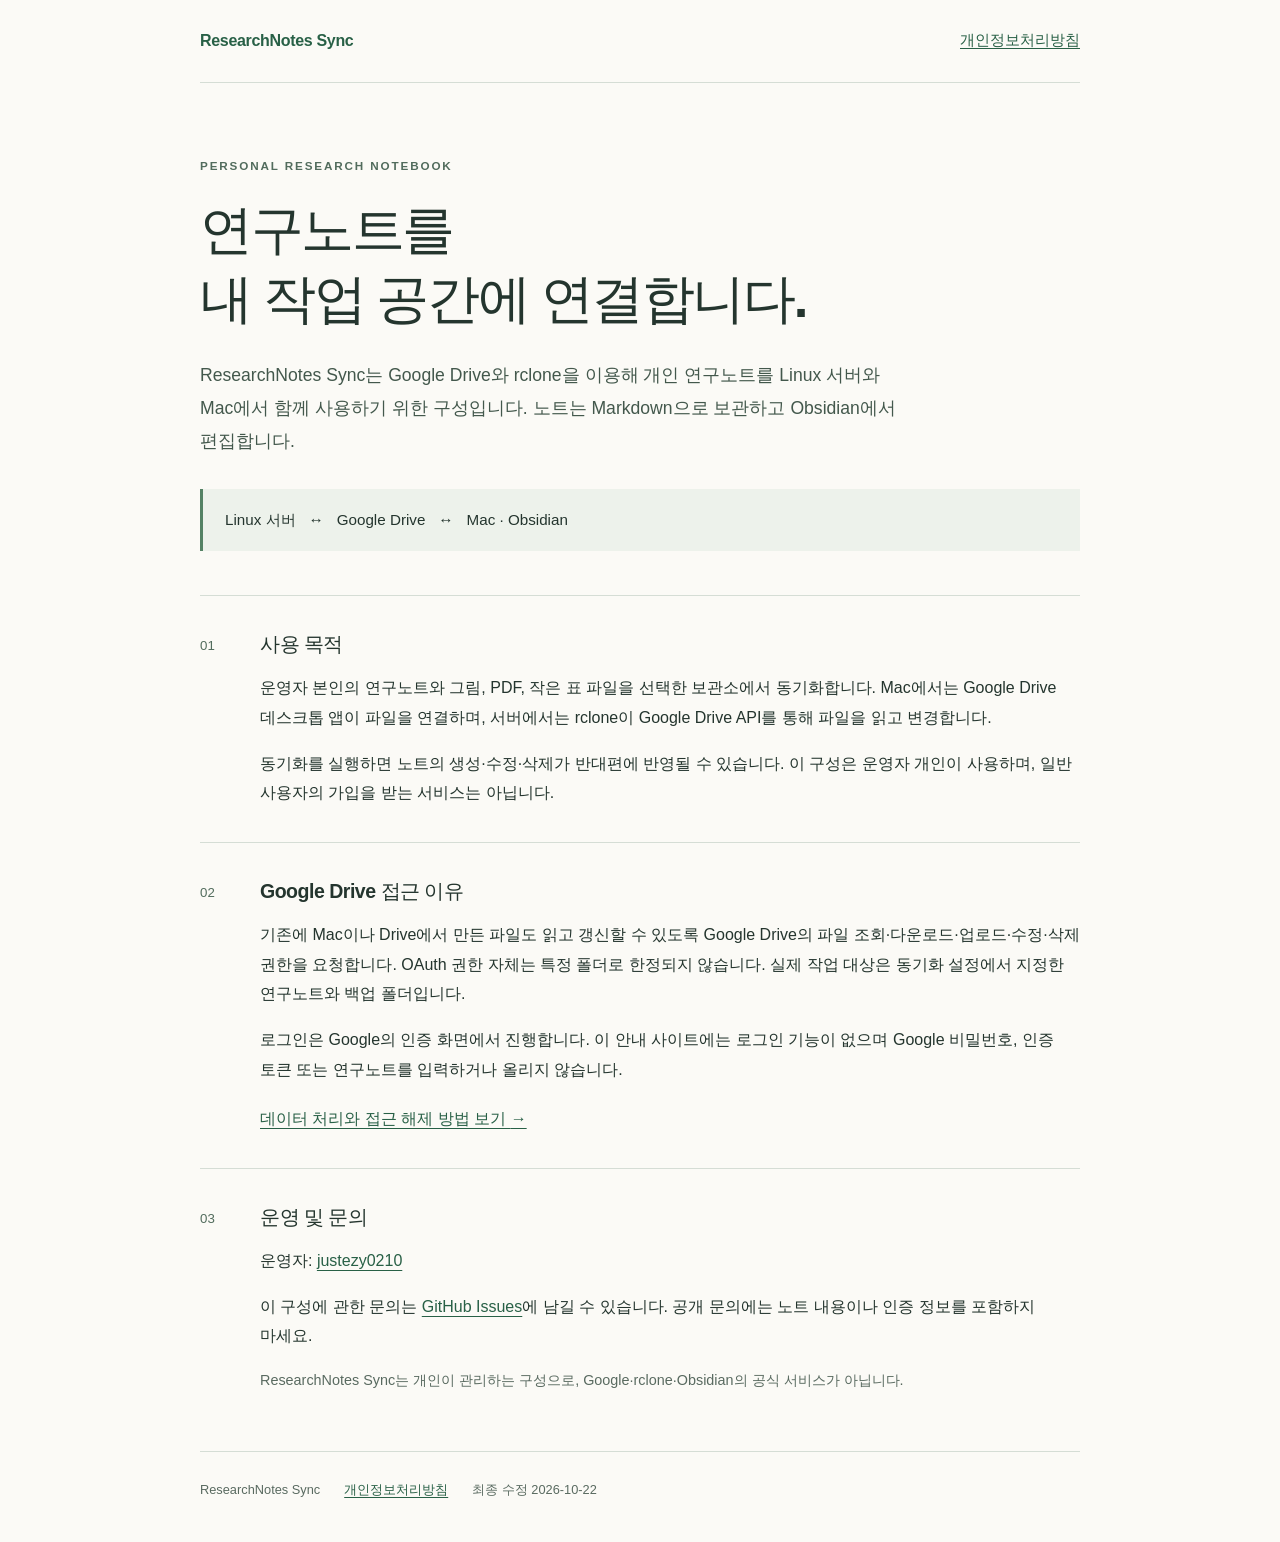
<file: index.html>
<!doctype html>
<html lang="ko">
<head>
  <meta charset="utf-8">
  <meta name="viewport" content="width=device-width, initial-scale=1">
  <meta name="description" content="ResearchNotes Sync는 개인 연구노트를 Linux 서버와 Mac의 Obsidian 사이에서 Google Drive와 rclone으로 동기화하기 위한 개인용 구성입니다.">
  <title>ResearchNotes Sync · 개인 연구노트 동기화</title>
  <link rel="stylesheet" href="styles.css">
</head>
<body>
  <a class="skip" href="#main">본문으로 이동</a>
  <header class="site-header">
    <a class="wordmark" href="./" aria-current="page">ResearchNotes Sync</a>
    <nav aria-label="주 메뉴"><a href="privacy.html">개인정보처리방침</a></nav>
  </header>
  <main id="main">
    <div class="intro">
      <p class="eyebrow">PERSONAL RESEARCH NOTEBOOK</p>
      <h1>연구노트를<br>내 작업 공간에 연결합니다.</h1>
      <p class="lead">ResearchNotes Sync는 Google Drive와 rclone을 이용해 개인 연구노트를 Linux 서버와 Mac에서 함께 사용하기 위한 구성입니다. 노트는 Markdown으로 보관하고 Obsidian에서 편집합니다.</p>
      <p class="flow" aria-label="Linux 서버, Google Drive, Mac의 Obsidian 사이에서 양방향으로 동기화합니다."><span>Linux 서버</span><span aria-hidden="true">↔</span><span>Google Drive</span><span aria-hidden="true">↔</span><span>Mac · Obsidian</span></p>
    </div>
    <section aria-labelledby="purpose">
      <p class="section-number" aria-hidden="true">01</p>
      <div><h2 id="purpose">사용 목적</h2>
        <p>운영자 본인의 연구노트와 그림, PDF, 작은 표 파일을 선택한 보관소에서 동기화합니다. Mac에서는 Google Drive 데스크톱 앱이 파일을 연결하며, 서버에서는 rclone이 Google Drive API를 통해 파일을 읽고 변경합니다.</p>
        <p>동기화를 실행하면 노트의 생성·수정·삭제가 반대편에 반영될 수 있습니다. 이 구성은 운영자 개인이 사용하며, 일반 사용자의 가입을 받는 서비스는 아닙니다.</p>
      </div>
    </section>
    <section aria-labelledby="access">
      <p class="section-number" aria-hidden="true">02</p>
      <div><h2 id="access">Google Drive 접근 이유</h2>
        <p>기존에 Mac이나 Drive에서 만든 파일도 읽고 갱신할 수 있도록 Google Drive의 파일 조회·다운로드·업로드·수정·삭제 권한을 요청합니다. OAuth 권한 자체는 특정 폴더로 한정되지 않습니다. 실제 작업 대상은 동기화 설정에서 지정한 연구노트와 백업 폴더입니다.</p>
        <p>로그인은 Google의 인증 화면에서 진행합니다. 이 안내 사이트에는 로그인 기능이 없으며 Google 비밀번호, 인증 토큰 또는 연구노트를 입력하거나 올리지 않습니다.</p>
        <a class="text-link" href="privacy.html">데이터 처리와 접근 해제 방법 보기 <span aria-hidden="true">→</span></a>
      </div>
    </section>
    <section aria-labelledby="contact">
      <p class="section-number" aria-hidden="true">03</p>
      <div><h2 id="contact">운영 및 문의</h2>
        <p>운영자: <a href="https://github.com/justezy0210">justezy0210</a></p>
        <p>이 구성에 관한 문의는 <a href="https://github.com/justezy0210/research-notes-sync/issues">GitHub Issues</a>에 남길 수 있습니다. 공개 문의에는 노트 내용이나 인증 정보를 포함하지 마세요.</p>
        <p class="muted">ResearchNotes Sync는 개인이 관리하는 구성으로, Google·rclone·Obsidian의 공식 서비스가 아닙니다.</p>
      </div>
    </section>
  </main>
  <footer><span>ResearchNotes Sync</span><a href="privacy.html">개인정보처리방침</a><span>최종 수정 2026-10-22</span></footer>
</body>
</html>
</file>
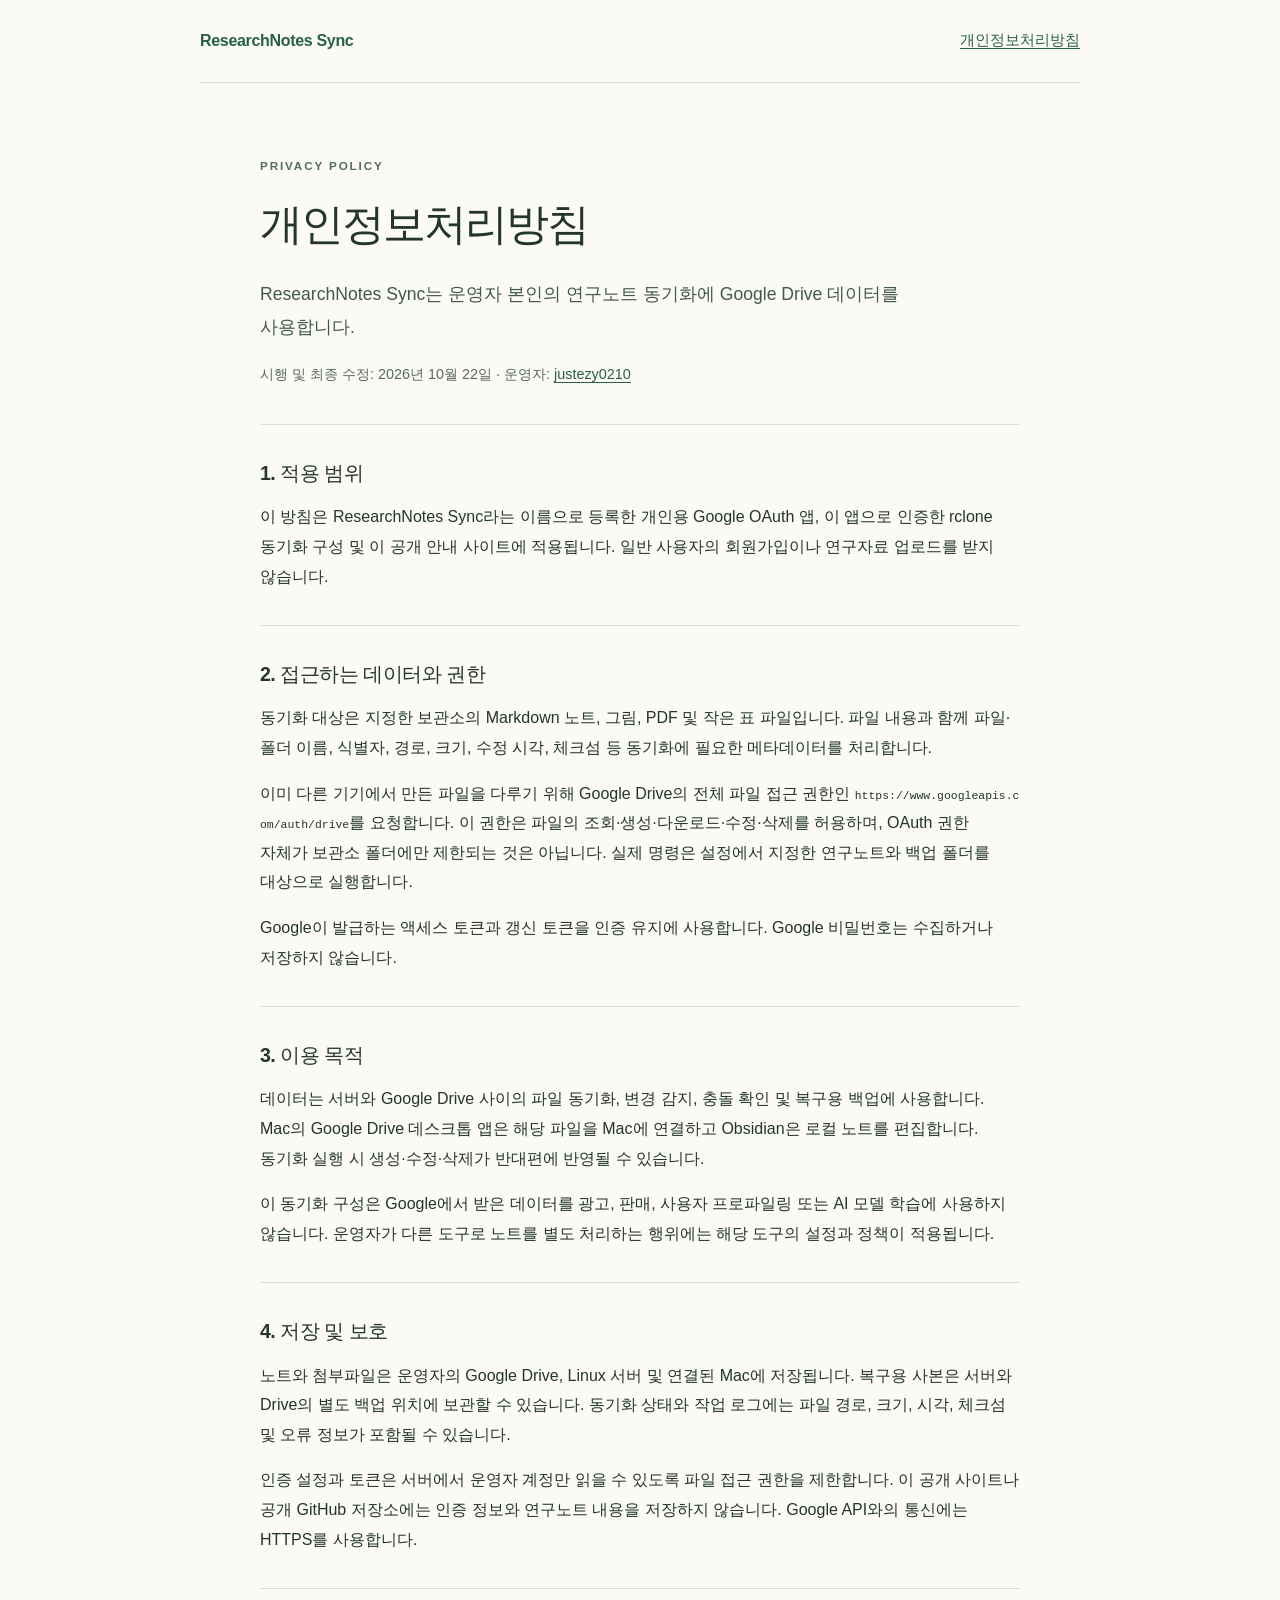
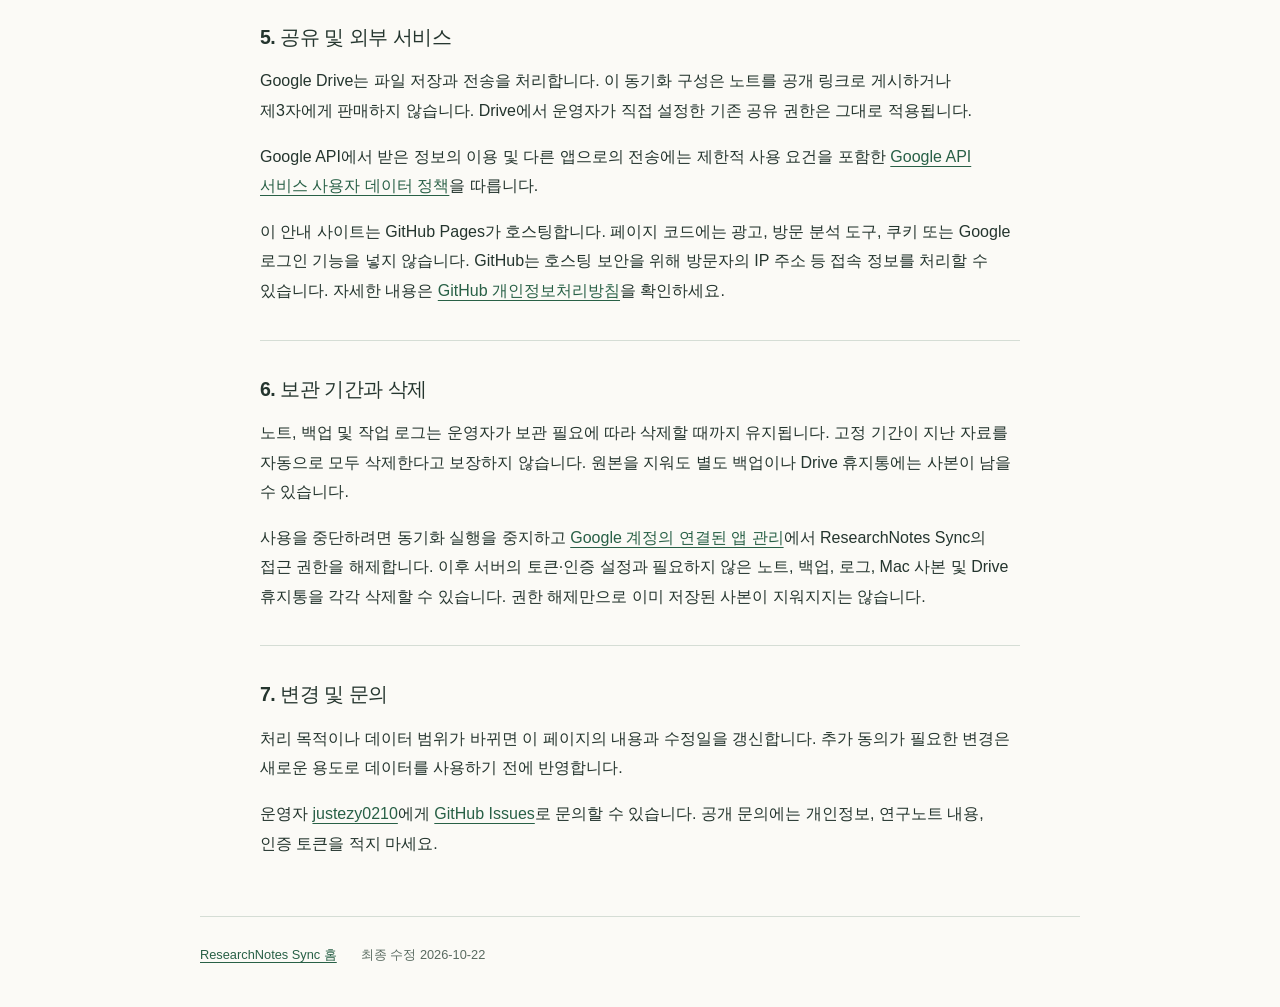
<file: privacy.html>
<!doctype html>
<html lang="ko">
<head>
  <meta charset="utf-8">
  <meta name="viewport" content="width=device-width, initial-scale=1">
  <meta name="description" content="ResearchNotes Sync의 Google Drive 데이터 접근, 이용, 보관, 공유 및 삭제에 관한 개인정보처리방침입니다.">
  <title>개인정보처리방침 · ResearchNotes Sync</title>
  <link rel="stylesheet" href="styles.css">
</head>
<body>
  <a class="skip" href="#main">본문으로 이동</a>
  <header class="site-header">
    <a class="wordmark" href="./">ResearchNotes Sync</a>
    <nav aria-label="주 메뉴"><a href="privacy.html" aria-current="page">개인정보처리방침</a></nav>
  </header>
  <main id="main" class="policy">
    <div class="intro">
      <p class="eyebrow">PRIVACY POLICY</p>
      <h1>개인정보처리방침</h1>
      <p class="lead">ResearchNotes Sync는 운영자 본인의 연구노트 동기화에 Google Drive 데이터를 사용합니다.</p>
      <p class="muted">시행 및 최종 수정: 2026년 10월 22일 · 운영자: <a href="https://github.com/justezy0210">justezy0210</a></p>
    </div>
    <section aria-labelledby="scope"><div>
      <h2 id="scope">1. 적용 범위</h2>
      <p>이 방침은 ResearchNotes Sync라는 이름으로 등록한 개인용 Google OAuth 앱, 이 앱으로 인증한 rclone 동기화 구성 및 이 공개 안내 사이트에 적용됩니다. 일반 사용자의 회원가입이나 연구자료 업로드를 받지 않습니다.</p>
    </div></section>
    <section aria-labelledby="data"><div>
      <h2 id="data">2. 접근하는 데이터와 권한</h2>
      <p>동기화 대상은 지정한 보관소의 Markdown 노트, 그림, PDF 및 작은 표 파일입니다. 파일 내용과 함께 파일·폴더 이름, 식별자, 경로, 크기, 수정 시각, 체크섬 등 동기화에 필요한 메타데이터를 처리합니다.</p>
      <p>이미 다른 기기에서 만든 파일을 다루기 위해 Google Drive의 전체 파일 접근 권한인 <code>https://www.googleapis.com/auth/drive</code>를 요청합니다. 이 권한은 파일의 조회·생성·다운로드·수정·삭제를 허용하며, OAuth 권한 자체가 보관소 폴더에만 제한되는 것은 아닙니다. 실제 명령은 설정에서 지정한 연구노트와 백업 폴더를 대상으로 실행합니다.</p>
      <p>Google이 발급하는 액세스 토큰과 갱신 토큰을 인증 유지에 사용합니다. Google 비밀번호는 수집하거나 저장하지 않습니다.</p>
    </div></section>
    <section aria-labelledby="use"><div>
      <h2 id="use">3. 이용 목적</h2>
      <p>데이터는 서버와 Google Drive 사이의 파일 동기화, 변경 감지, 충돌 확인 및 복구용 백업에 사용합니다. Mac의 Google Drive 데스크톱 앱은 해당 파일을 Mac에 연결하고 Obsidian은 로컬 노트를 편집합니다. 동기화 실행 시 생성·수정·삭제가 반대편에 반영될 수 있습니다.</p>
      <p>이 동기화 구성은 Google에서 받은 데이터를 광고, 판매, 사용자 프로파일링 또는 AI 모델 학습에 사용하지 않습니다. 운영자가 다른 도구로 노트를 별도 처리하는 행위에는 해당 도구의 설정과 정책이 적용됩니다.</p>
    </div></section>
    <section aria-labelledby="storage"><div>
      <h2 id="storage">4. 저장 및 보호</h2>
      <p>노트와 첨부파일은 운영자의 Google Drive, Linux 서버 및 연결된 Mac에 저장됩니다. 복구용 사본은 서버와 Drive의 별도 백업 위치에 보관할 수 있습니다. 동기화 상태와 작업 로그에는 파일 경로, 크기, 시각, 체크섬 및 오류 정보가 포함될 수 있습니다.</p>
      <p>인증 설정과 토큰은 서버에서 운영자 계정만 읽을 수 있도록 파일 접근 권한을 제한합니다. 이 공개 사이트나 공개 GitHub 저장소에는 인증 정보와 연구노트 내용을 저장하지 않습니다. Google API와의 통신에는 HTTPS를 사용합니다.</p>
    </div></section>
    <section aria-labelledby="sharing"><div>
      <h2 id="sharing">5. 공유 및 외부 서비스</h2>
      <p>Google Drive는 파일 저장과 전송을 처리합니다. 이 동기화 구성은 노트를 공개 링크로 게시하거나 제3자에게 판매하지 않습니다. Drive에서 운영자가 직접 설정한 기존 공유 권한은 그대로 적용됩니다.</p>
      <p>Google API에서 받은 정보의 이용 및 다른 앱으로의 전송에는 제한적 사용 요건을 포함한 <a href="https://developers.google.com/terms/api-services-user-data-policy">Google API 서비스 사용자 데이터 정책</a>을 따릅니다.</p>
      <p>이 안내 사이트는 GitHub Pages가 호스팅합니다. 페이지 코드에는 광고, 방문 분석 도구, 쿠키 또는 Google 로그인 기능을 넣지 않습니다. GitHub는 호스팅 보안을 위해 방문자의 IP 주소 등 접속 정보를 처리할 수 있습니다. 자세한 내용은 <a href="https://docs.github.com/en/site-policy/privacy-policies/github-general-privacy-statement">GitHub 개인정보처리방침</a>을 확인하세요.</p>
    </div></section>
    <section aria-labelledby="deletion"><div>
      <h2 id="deletion">6. 보관 기간과 삭제</h2>
      <p>노트, 백업 및 작업 로그는 운영자가 보관 필요에 따라 삭제할 때까지 유지됩니다. 고정 기간이 지난 자료를 자동으로 모두 삭제한다고 보장하지 않습니다. 원본을 지워도 별도 백업이나 Drive 휴지통에는 사본이 남을 수 있습니다.</p>
      <p>사용을 중단하려면 동기화 실행을 중지하고 <a href="https://myaccount.google.com/connections">Google 계정의 연결된 앱 관리</a>에서 ResearchNotes Sync의 접근 권한을 해제합니다. 이후 서버의 토큰·인증 설정과 필요하지 않은 노트, 백업, 로그, Mac 사본 및 Drive 휴지통을 각각 삭제할 수 있습니다. 권한 해제만으로 이미 저장된 사본이 지워지지는 않습니다.</p>
    </div></section>
    <section aria-labelledby="updates"><div>
      <h2 id="updates">7. 변경 및 문의</h2>
      <p>처리 목적이나 데이터 범위가 바뀌면 이 페이지의 내용과 수정일을 갱신합니다. 추가 동의가 필요한 변경은 새로운 용도로 데이터를 사용하기 전에 반영합니다.</p>
      <p>운영자 <a href="https://github.com/justezy0210">justezy0210</a>에게 <a href="https://github.com/justezy0210/research-notes-sync/issues">GitHub Issues</a>로 문의할 수 있습니다. 공개 문의에는 개인정보, 연구노트 내용, 인증 토큰을 적지 마세요.</p>
    </div></section>
  </main>
  <footer><a href="./">ResearchNotes Sync 홈</a><span>최종 수정 2026-10-22</span></footer>
</body>
</html>
</file>
<file: styles.css>
:root {
  color-scheme: light;
  font-family: -apple-system, BlinkMacSystemFont, "Segoe UI", "Apple SD Gothic Neo", "Malgun Gothic", sans-serif;
  color: #24352e;
  background: #fbfaf6;
  font-synthesis: none;
  line-height: 1.85;
  word-break: keep-all;
  overflow-wrap: anywhere;
}
* { box-sizing: border-box; }
body { margin: 0; }
a { color: #286046; text-underline-offset: .22em; }
a:hover { color: #163e2b; }
a:focus-visible { outline: 3px solid #286046; outline-offset: 5px; border-radius: 2px; }
.site-header, main, footer { width: min(880px, calc(100% - 48px)); margin-inline: auto; }
.site-header { display: flex; align-items: center; justify-content: space-between; gap: 20px; padding-block: 26px; border-bottom: 1px solid #d5ddd5; font-size: .92rem; }
.wordmark { font-size: 1rem; font-weight: 750; text-decoration: none; letter-spacing: -.02em; }
.intro { padding: 72px 0 44px; }
.eyebrow { color: #526c5d; font-size: .73rem; letter-spacing: .16em; font-weight: 700; }
h1 { font-size: clamp(2rem, 5.6vw, 3.3rem); line-height: 1.3; letter-spacing: -.045em; margin: 20px 0 26px; }
h2 { font-size: 1.22rem; line-height: 1.5; margin: 0 0 14px; letter-spacing: -.025em; }
p { margin: 0 0 16px; }
p:last-child { margin-bottom: 0; }
.lead { max-width: 710px; font-size: 1.1rem; color: #43584c; }
.flow { display: flex; flex-wrap: wrap; align-items: center; gap: 13px; margin-top: 32px; padding: 17px 22px; background: #edf2eb; border-left: 3px solid #548264; font-size: .95rem; }
section { display: grid; grid-template-columns: 44px 1fr; gap: 16px; padding: 34px 0; border-top: 1px solid #d5ddd5; }
.section-number { color: #526c5d; font-size: .83rem; font-variant-numeric: tabular-nums; padding-top: 4px; }
.text-link { display: inline-block; margin-top: 4px; font-weight: 600; }
.muted { color: #596a60; font-size: .9rem; }
.policy { max-width: 760px; }
.policy h1 { font-size: clamp(1.9rem, 5vw, 2.7rem); }
.policy section { display: block; }
.policy .intro { padding-bottom: 36px; }
.policy .lead { margin-bottom: 18px; }
code { font-size: .88em; word-break: break-all; }
footer { display: flex; flex-wrap: wrap; gap: 10px 24px; border-top: 1px solid #d5ddd5; padding: 26px 0 40px; margin-top: 24px; font-size: .8rem; color: #596a60; }
.skip { position: absolute; top: -100px; left: 24px; padding: 8px 12px; background: #fff; }
.skip:focus { top: 8px; }
@media (max-width: 540px) {
  .site-header, main, footer { width: calc(100% - 36px); }
  .site-header { align-items: flex-start; gap: 12px; flex-direction: column; padding-block: 18px; }
  .intro { padding-top: 44px; }
  section { grid-template-columns: 26px 1fr; gap: 10px; padding-block: 28px; }
  .flow { gap: 8px; padding: 14px; font-size: .85rem; }
}
@media print {
  :root { background: #fff; color: #000; }
  .site-header, main, footer { width: 100%; }
  .intro { padding-top: 24px; }
  a { color: inherit; }
  .skip { display: none; }
}
</file>
